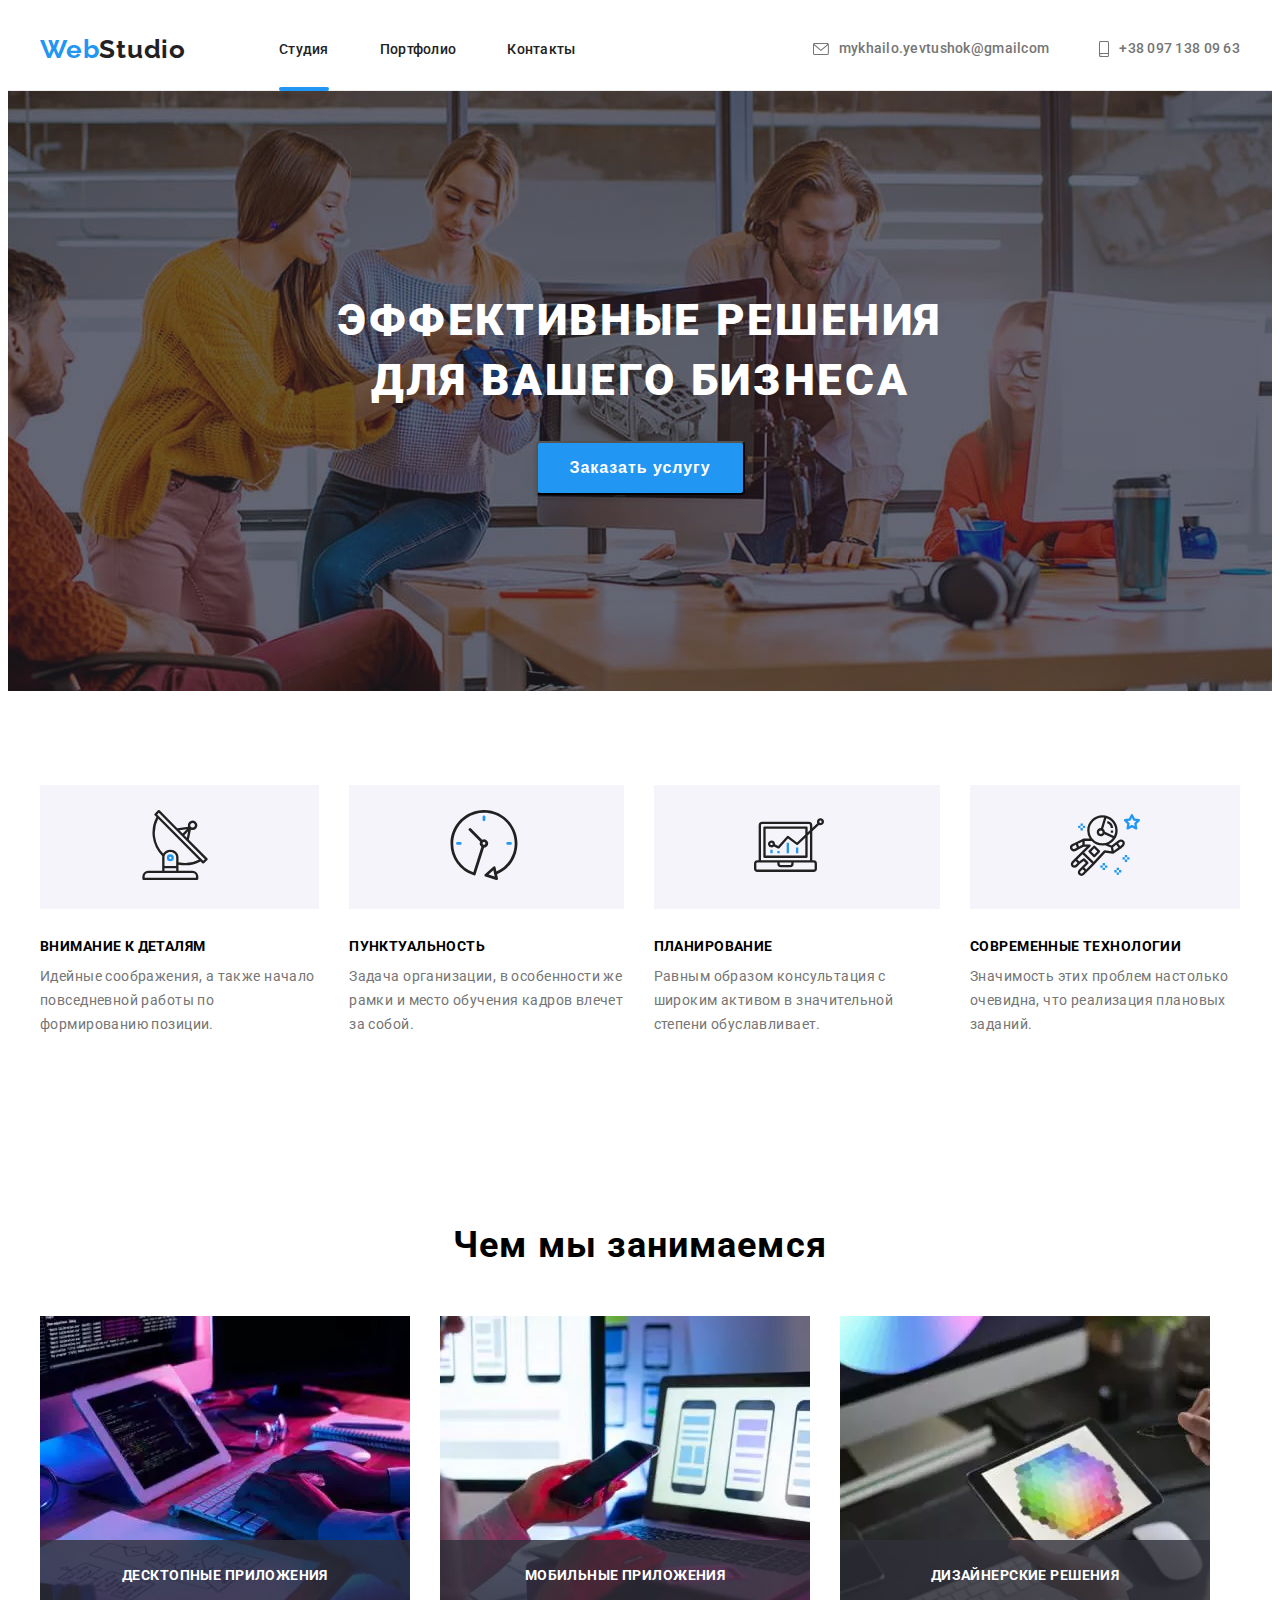
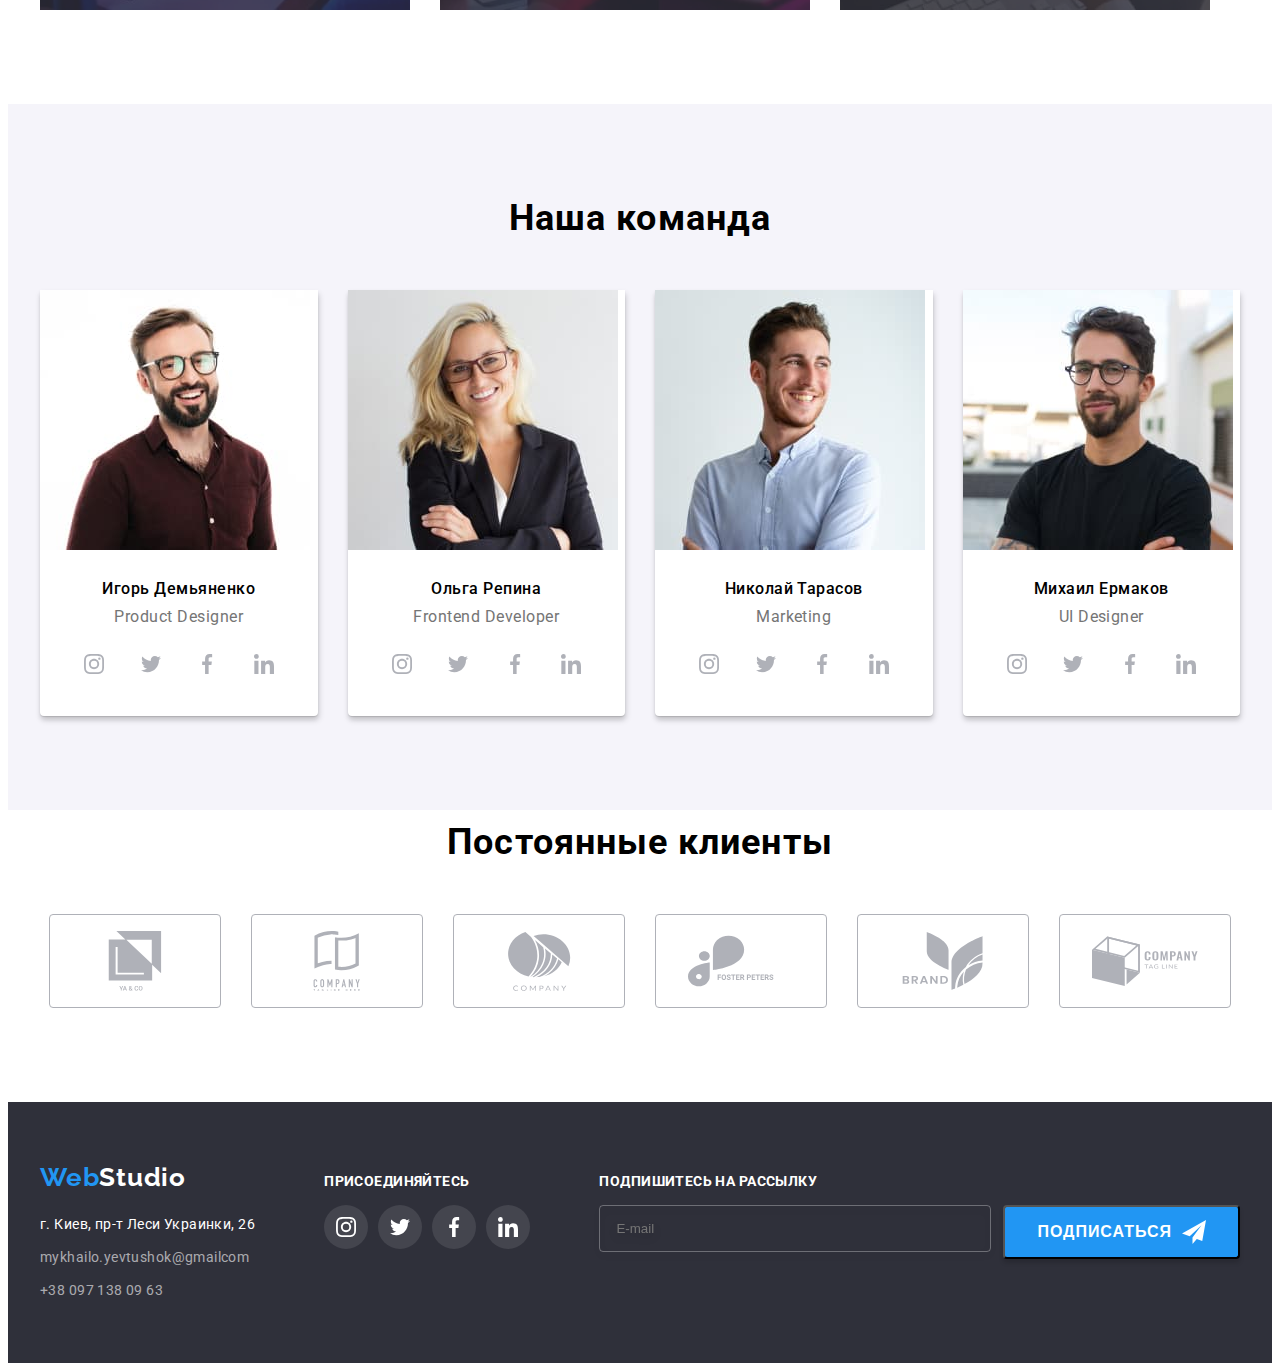
<file: index.html>
<!DOCTYPE html>
<html lang="ru">

<head>
  <meta charset="UTF-8" />
  <meta http-equiv="X-UA-Compatible" content="IE=edge" />
  <meta name="viewport" content="width=device-width, initial-scale=1.0" />
  <title>Студия</title>
  <link rel="preconnect" href="https://fonts.googleapis.com">
  <link rel="preconnect" href="https://fonts.gstatic.com" crossorigin>
  <link href="https://fonts.googleapis.com/css2?family=Raleway:wght@700&family=Roboto:wght@400;500;700;900&display=swap"
    rel="stylesheet">
  <link rel="stylesheet" href="https://cdnjs.cloudflare.com/ajax/libs/modern-normalize/1.1.0/modern-normalize.min.css"
    integrity="sha512-wpPYUAdjBVSE4KJnH1VR1HeZfpl1ub8YT/NKx4PuQ5NmX2tKuGu6U/JRp5y+Y8XG2tV+wKQpNHVUX03MfMFn9Q=="
    crossorigin="anonymous" referrerpolicy="no-referrer" />
  <link rel="stylesheet" href="https://cdnjs.cloudflare.com/ajax/libs/animate.css/4.1.1/animate.min.css" />
  <link rel="stylesheet" href="./css/main.min.css">
</head>

<body>
  <!-- HEADER -->
  <header class="header">
    <div class="container header__container">
      <nav class="navigation">
        <a class="logo header__logo link animate__heartBeat animate__infinite infinite" href="./"><span
            class="logo__set">Web</span>Studio</a>
        <ul class='menu list'>
          <li class="menu__item"><a class="menu__link menu__current link" href="./">Студия</a></li>
          <li class="menu__item">
            <a class="menu__link link" href="/portfolio.html">Портфолио</a>
          </li>
          <li class="menu__item">
            <a class="menu__link link" href="">Контакты</a></li>
        </ul>
      </nav>
      <ul class="contacts__list list">
        <li class="contacts__item">
          <a class="contacts__link link" href="mailto:" mykhailo.yevtushok@gmail.com">
            <svg class="contacts__icon" width='16px' height="12px">
              <use href="/images/social-icons/sprite.svg#icon-mail"></use>
            </svg>

            mykhailo.yevtushok@gmailcom</a>
        </li>
        <li class="contacts__item"><a class="contacts__link link" href="tel:+380971380963">
            <svg class="contacts__icon" width='10px' height="16px">
              <use href="/images/social-icons/sprite.svg#icon-smartphone"></use>
            </svg>
            +38 097 138 09 63</a></li>
      </ul>
    </div>
  </header>
  <main>
    <!-- HERO -->
    <section class="hero">
      <h1 class="hero__title">
        Эффективные решения<br>
        для вашего бизнеса
      </h1>
      <button class="modal__btn" type="button" data-modal-open>Заказать услугу</button>
    </section>
    <section class="advantages">
      <div class="container">
        <h2 hidden>Наши приемущества</h2>
        <ul class="advantages__list list">
          <li class="advantages__item">
            <div class="advantages__tumb">
              <svg class="advantages__icon" width="70px" height="70px">
                <use href="./images/social-icons/sprite.svg#icon-antenna"></use>
              </svg>
            </div>
            <p class="advantages__title">Внимание к деталям</p>
            <p class="advantages__text">Идейные соображения, а также начало повседневной работы по формированию
              позиции.</p>
                  </li>
          <li class="advantages__item">
            <div class="advantages__tumb">
              <svg class="advantages__icon" width="70px" height="70px">
                <use href="./images/social-icons/sprite.svg#icon-clock"></use>
              </svg>
            </div>
            <p class="advantages__title">Пунктуальность</p>
            <p class="advantages__text">Задача организации, в особенности же рамки и место обучения кадров влечет за
              собой.</p>
          </li>
          <li class="advantages__item">
            <div class="advantages__tumb">
              <svg class="advantages__icon" width="70px" height="70px">
                <use href="./images/social-icons/sprite.svg#icon-diagram"></use>
              </svg>
            </div>
            <p class="advantages__title">Планирование</p>
            <p class="advantages__text">Равным образом консультация с широким активом в значительной степени
              обуславливает.</p>
          </li>
          <li class="advantages__item">
            <div class="advantages__tumb">
              <svg class="advantages__icon" width="70px" height="70px">
                <use href="./images/social-icons/sprite.svg#icon-astronaut"></use>
              </svg>
            </div>
            <p class="advantages__title">Современные технологии</p>
            <p class="advantages__text"> Значимость этих проблем настолько очевидна, что реализация плановых
              заданий.
            </p>
          </li>
        </ul>
      </div>
    </section>
    <section class="activities section">
      <div class="container">
        <h2 class="activities-title">Чем мы занимаемся</h2>
        <ul class="activities-list list">
          <li class="activities-item">
            <div class="activities-item__tumb">
              <h3 class="activities-list__label">Десктопные приложения</h3>
              <picture>
                <source media="(min-width: 1200px)" srcset="/images/activities/box-desktop-1.webp 1x, /images/activities/box-desktop-1@2x.webp 2x" type="image/webp" type="image/webp">
                
                <source media="(min-width: 1200px)" srcset="/images/activities/box-desktop-1.jpg 1x, /images/activities/box-desktop-1@2x.jpg 2x" >
                
                <img src="#" alt="desktop">
              </picture>
            </div>

          </li>
          <li class="activities-item">
            <div class="activities-item__tumb">
              <h3 class="activities-list__label">Мобильные приложения</h3>
              <picture>
                <source media="(min-width: 1200px)" srcset="/images/activities/box-desktop-2.webp 1x, /images/activities/box-desktop-2@2x.webp 2x" type="image/webp" type="image/webp">
                
                <source media="(min-width: 1200px)" srcset="/images/activities/box-desktop-2.jpg 1x, /images/activities/box-desktop-2@2x.jpg 2x" >
                
                <img src="#" alt="desktop">
              </picture>
            </div>

          </li>
          <li class="activities-item">
            <div class="activities-item__tumb">
              <h3 class="activities-list__label">Дизайнерские решения</h3>
              <picture>
                <source media="(min-width: 1200px)" srcset="/images/activities/box-desktop-3.webp 1x, /images/activities/box-desktop-1@3x.webp 2x" type="image/webp" type="image/webp">
                
                <source media="(min-width: 1200px)" srcset="/images/activities/box-desktop-3.jpg 1x, /images/activities/box-desktop-1@3x.jpg 2x" >
                
                <img src="#" alt="desktop">
              </picture>
            </div>
          </li>
        </ul>
      </div>
    </section>
    <section class="team-section section">
      <div class="container">
        <h2 class="team-section-title">Наша команда</h2>
        <ul class="team-list list">
          <li class="team-item">
            <picture class="picture">
              <source media="(min-width: 1200px)" srcset="/images/team/desktop/demianenko-desktop.jpg 1x, /images/team/desktop/demianenko-desktop@2x.jpg 2x">
              <source media="(min-width: 768px)" srcset="/images/team/tablet/demianenko-tablet.jpg 1x,  /images/team/tablet/demianenko-tablet@2x.jpg 2x"> 
              <source media="(min-width: 480px)" srcset="/images/team/mobile/demianenko-mobile.jpg 1x, /images/team/mobile/demianenko-mobile@2x.jpg 2x">
              <img srcset="/images/images/team/mobile/demianenko-mobile.jpg 1x, /images/images/team/mobile/demianenko-mobile@2x.jpg 2x"
              src="/images/images/team/mobile/demianenko-mobile.jpg" alt="карточка члена команды">
            </picture>
            <div class="team-item-caption">
              <h3 class="team-item-name">Игорь Демьяненко</h3>
              <p class="team-item-role" lang="en">Product Designer</p>
              <ul class="social-list list">
                <li class="social-list__item">
                  <a href="#" class="social-list__item-link social-list__item-link-insta">
                    <svg class="social-list__icon">
                      <use href="/images/social-icons/sprite.svg#icon-insta"></use>
                    </svg>
                  </a>
                </li>
                <li class="social-list__item">
                  <a href="#" class="social-list__item-link social-list__item-link-twiter">
                    <svg class="social-list__icon">
                      <use href="/images/social-icons/sprite.svg#icon-twiter"></use>
                    </svg>
                  </a>
                </li>
                <li class="social-list__item">
                  <a href="#" class="social-list__item-link social-list__item-link-facebook">
                    <svg class="social-list__icon">
                      <use href="/images/social-icons/sprite.svg#icon-facebook"></use>
                    </svg>
                  </a>
                </li>
                <li class="social-list__item">
                  <a href="#" class="social-list__item-link social-list__item-link-linkedin">
                    <svg class="social-list__icon">
                      <use href="/images/social-icons/sprite.svg#icon-linkedin"></use>
                    </svg>
                  </a>
                </li>
              </ul>
            </div>

          </li>
          <li class="team-item">
            <picture class="picture">
                <source media="(min-width: 1200px)" srcset="/images/team/desktop/repina-desktop.jpg 1x, /images/team/desktop/repina-desktop@2x.jpg 2x">
                <source media="(min-width: 768px)" srcset="/images/team/tablet/repina-tablet.jpg 1x,  /images/team/tablet/repina-tablet@2x.jpg 2x"> 
                <source media="(min-width: 480px)" srcset="/images/team/mobile/repina-mobile.jpg 1x, /images/team/mobile/repina-mobile@2x.jpg 2x">
                <img srcset="/images/images/team/mobile/repina-mobile.jpg 1x, /images/images/team/mobile/repina-mobile@2x.jpg 2x"
                src="/images/images/team/mobile/repina-mobile.jpg" alt="карточка члена команды">
              </picture>
            <div class="team-item-caption">
              <h3 class="team-item-name">Ольга Репина</h3>
              <p class="team-item-role" lang="en">Frontend Developer</p>
              <ul class="social-list list">
                <li class="social-list__item">
                  <a href="#" class="social-list__item-link social-list__item-link-insta">
                    <svg class="social-list__icon">
                      <use href="/images/social-icons/sprite.svg#icon-insta"></use>
                    </svg>
                  </a>
                </li>
                <li class="social-list__item">
                  <a href="#" class="social-list__item-link social-list__item-link-twiter">
                    <svg class="social-list__icon">
                      <use href="/images/social-icons/sprite.svg#icon-twiter"></use>
                    </svg>
                  </a>
                </li>
                <li class="social-list__item">
                  <a href="#" class="social-list__item-link social-list__item-link-facebook">
                    <svg class="social-list__icon">
                      <use href="/images/social-icons/sprite.svg#icon-facebook"></use>
                    </svg>
                  </a>
                </li>
                <li class="social-list__item">
                  <a href="#" class="social-list__item-link social-list__item-link-linkedin">
                    <svg class="social-list__icon">
                      <use href="/images/social-icons/sprite.svg#icon-linkedin"></use>
                    </svg>
                  </a>
                </li>
              </ul>
            </div>
          </li>
          <li class="team-item">
            <picture class="picture">
                <source media="(min-width: 1200px)" srcset="/images/team/desktop/tarasov-desktop.jpg 1x, /images/team/desktop/tarasov-desktop@2x.jpg 2x">
                <source media="(min-width: 768px)" srcset="/images/team/tablet/tarasov-tablet.jpg 1x,  /images/team/tablet/tarasov-tablet@2x.jpg 2x"> 
                <source media="(min-width: 480px)" srcset="/images/team/mobile/tarasov-mobile.jpg 1x, /images/team/mobile/tarasov-mobile@2x.jpg 2x">
                <img srcset="/images/images/team/mobile/tarasov-mobile.jpg 1x, /images/images/team/mobile/tarasov-mobile@2x.jpg 2x"
                src="/images/images/team/mobile/tarasov-mobile.jpg" alt="карточка члена команды">
              </picture>
            <div class="team-item-caption">
              <h3 class="team-item-name">Николай Тарасов</h3>
              <p class="team-item-role" lang="en">Marketing</p>
              <ul class="social-list list">
                <li class="social-list__item">
                  <a href="#" class="social-list__item-link social-list__item-link-insta">
                    <svg class="social-list__icon">
                      <use href="/images/social-icons/sprite.svg#icon-insta"></use>
                    </svg>
                  </a>
                </li>
                <li class="social-list__item">
                  <a href="#" class="social-list__item-link social-list__item-link-twiter">
                    <svg class="social-list__icon">
                      <use href="/images/social-icons/sprite.svg#icon-twiter"></use>
                    </svg>
                  </a>
                </li>
                <li class="social-list__item">
                  <a href="#" class="social-list__item-link social-list__item-link-facebook">
                    <svg class="social-list__icon">
                      <use href="/images/social-icons/sprite.svg#icon-facebook"></use>
                    </svg>
                  </a>
                </li>
                <li class="social-list__item">
                  <a href="#" class="social-list__item-link social-list__item-link-linkedin">
                    <svg class="social-list__icon">
                      <use href="/images/social-icons/sprite.svg#icon-linkedin"></use>
                    </svg>
                  </a>
                </li>
              </ul>
            </div>
          </li>
          <li class="team-item">
            <picture class="picture">
                <source media="(min-width: 1200px)" srcset="/images/team/desktop/ermakov-desktop.jpg 1x, /images/team/desktop/ermakov-desktop@2x.jpg 2x">
                <source media="(min-width: 768px)" srcset="/images/team/tablet/ermakov-tablet.jpg 1x,  /images/team/tablet/ermakov-tablet@2x.jpg 2x"> 
                <source media="(min-width: 480px)" srcset="/images/team/mobile/ermakov-mobile.jpg 1x, /images/team/mobile/ermakov-mobile@2x.jpg 2x">
                <img srcset="/images/images/team/mobile/ermakov-mobile.jpg 1x, /images/images/team/mobile/ermakov-mobile@2x.jpg 2x"
                src="/images/images/team/mobile/ermakov-mobile.jpg" alt="карточка члена команды">
              </picture>
            <div class="team-item-caption">
              <h3 class="team-item-name">Михаил Ермаков</h3>
              <p class="team-item-role" lang="en">UI Designer</p>
              <ul class="social-list list">
                <li class="social-list__item">
                  <a href="#" class="social-list__item-link social-list__item-link-insta">
                    <svg class="social-list__icon">
                      <use href="/images/social-icons/sprite.svg#icon-insta"></use>
                    </svg>
                  </a>
                </li>
                <li class="social-list__item">
                  <a href="#" class="social-list__item-link social-list__item-link-twiter">
                    <svg class="social-list__icon">
                      <use href="/images/social-icons/sprite.svg#icon-twiter"></use>
                    </svg>
                  </a>
                </li>
                <li class="social-list__item">
                  <a href="#" class="social-list__item-link social-list__item-link-facebook">
                    <svg class="social-list__icon">
                      <use href="/images/social-icons/sprite.svg#icon-facebook"></use>
                    </svg>
                  </a>
                </li>
                <li class="social-list__item">
                  <a href="#" class="social-list__item-link social-list__item-link-linkedin">
                    <svg class="social-list__icon">
                      <use href="/images/social-icons/sprite.svg#icon-linkedin"></use>
                    </svg>
                  </a>
                </li>
              </ul>
            </div>
          </li>
        </ul>
      </div>
    </section>
    <section class="clients-box"> 
      <h2 class="clients-title">Постоянные клиенты</h2>
      <ul class="clients-list list">
        <li class="clients-list__item">
          <a href="" class="clients-list__item-link">
            <svg class="clients-list__logo">
              <use href="./images/social-icons/sprite.svg#icon-client_1"></use>
            </svg>
          </a>
        </li>
        <li class="clients-list__item">
          <a href="" class="clients-list__item-link">
            <svg class="clients-list__logo">
              <use href="./images/social-icons/sprite.svg#icon-client_2"></use>
            </svg>
          </a>
        </li>
        <li class="clients-list__item">
          <a href="" class="clients-list__item-link">
            <svg class="clients-list__logo">
              <use href="./images/social-icons/sprite.svg#icon-client_3"></use>
            </svg>
          </a>
        </li>
        <li class="clients-list__item">
          <a href="" class="clients-list__item-link">
            <svg class="clients-list__logo">
              <use href="./images/social-icons/sprite.svg#icon-client_4"></use>
            </svg>
          </a>
        </li>
        <li class="clients-list__item">
          <a href="" class="clients-list__item-link">
            <svg class="clients-list__logo">
              <use href="./images/social-icons/sprite.svg#icon-client_5"></use>
            </svg>
          </a>
        </li>
        <li class="clients-list__item">
          <a href="" class="clients-list__item-link">
            <svg class="clients-list__logo">
              <use href="./images/social-icons/sprite.svg#icon-client_6"></use>
            </svg>
          </a>
        </li>
      </ul>
    </section>
  </main>


  <!-- ------------FOOTER---------- -->
  <footer class="footer">
    <div class="container">
      <div class="footer__section">
        <div class="footer__location">
          <a class="logo footer__logo link" href="./"><span class="logo__set">Web</span>Studio</a>
          <address class="address">
            <ul class="address__list list">
              <li class="address__item"><a class="address__geo link"
                  href="https://goo.gl/maps/r1NRDLo5HLnGUAa56" target="_blank" rel="noopener noreferrer">г. Киев, пр-т
                  Леси
                  Украинки, 26</a></li>
              <li class="address__item"><a class="address__mail link" href="mailto:"
                  mykhailo.yevtushok@gmail.com">mykhailo.yevtushok@gmailcom</a></li>
              <li class="address__item"><a class="address__tel link"
                  href="tel:+380971380963">+38 097 138 09
                  63</a>
              </li>
            </ul>
          </address>
        </div>
        <div class="footer__social">
          <h3 class="footer__title">присоединяйтесь</h3>
          <ul class="social-list footer-social-list list">
            <li class="social-list__item">
              <a href="#" class="social-list__item-link footer-social-list__item-link social-list__item-link-insta">
                <svg class="social-list__icon footer-social-list__icon">
                  <use href="/images/social-icons/sprite.svg#icon-insta"></use>
                </svg>
              </a>
            </li>
            <li class="social-list__item">
              <a href="#" class="social-list__item-link footer-social-list__item-link social-list__item-link-twiter">
                <svg class="social-list__icon">
                  <use href="/images/social-icons/sprite.svg#icon-twiter"></use>
                </svg>
              </a>
            </li>
            <li class="social-list__item">
              <a href="#" class="social-list__item-link footer-social-list__item-link social-list__item-link-facebook">
                <svg class="social-list__icon">
                  <use href="/images/social-icons/sprite.svg#icon-facebook"></use>
                </svg>
              </a>
            </li>
            <li class="social-list__item">
              <a href="#" class="social-list__item-link footer-social-list__item-link social-list__item-link-linkedin">
                <svg class="social-list__icon">
                  <use href="/images/social-icons/sprite.svg#icon-linkedin"></use>
                </svg>
              </a>
            </li>
          </ul>
        </div>
        <form class="footer-submit">
          <h3 class="footer__title">подпишитесь на рассылку</h3>
          <form action="" class="footer-form">
            <ul class="footer-submit__list list">
              <li class="footer-list-item">
                <input type="email" class="footer-submit__input-mail" name="user-mail" placeholder="E-mail" required>
              </li>
              <li class="footer-submit__list-item">
                <button type="submit" class="footer-submit__button modal__btn">ПОДПИСАТЬСЯ
                  <svg class="footer-submit__button-icon" width="24px" height="24px">
                    <use href="/images/social-icons/sprite.svg#icon-send"></use>
                  </svg>
                </button>
              </li>
            </ul>
          </form>
        </form>
      </div>
    </div>
  </footer>

  <!-- MODAL FORM -->
  <div class="backdrop is-hidden" data-modal>
    <form action="" method="get" class="modal-form">
      <button class="modal-box__close-button" type="button" data-modal-close>
        <svg class="modal-box__close-icon" width="11px" height="11px">
          <use href="./images/social-icons/sprite.svg#icon-close"></use>
        </svg>
      </button>
      <p class="modal-form__head">Оставьте свои данные, мы вам перезвоним</p>
      <label for="" class="modal-form-field">Имя
        <span class="modal-form__input-wrapper">
          <input type="text" class="modal-form__input" name="user-name" required minlength="2"
            pattern="[a-zA-Zа-яёА-ЯЁ]+" title="Введите имя используя символы на латыне или кирилице">
          <svg class="modal-form__input-icon">
            <use href="./images/social-icons/sprite.svg#icon-name"></use>
          </svg>
        </span>
      </label>
      <label for="" class="modal-form-field">Телефон
        <span class="modal-form__input-wrapper">
          <input type="tel" class="modal-form__input" name="user-tel" required
            pattern="[0-9]{3}-[0-9]{3}-[0-9]{2}-[0-9]{2}" title="000-000-00-00">
          <svg class="modal-form__input-icon">
            <use href="./images/social-icons/sprite.svg#icon-phone"></use>
          </svg>
        </span>
      </label>
      <label for="" class="modal-form-field">Почта
        <span class="modal-form__input-wrapper">
          <input type="email" class="modal-form__input" name="user-email" required>
          <svg class="modal-form__input-icon" width="18px">
            <use href="./images/social-icons/sprite.svg#icon-mail-2"></use>
          </svg>
        </span>
      </label>
      <label for="" class="modal-form-field modal-form__comment">Комментарий
        <textarea name="user-comment" class="modal-form__comment-box modal-form__input"
          placeholder="Введите текст"></textarea>
      </label>

      <label class="modal-form__checkbox-label">
        <input type="checkbox" class="modal-form__input-checkbox visually-hidden">
        <span class="checkbox">

        </span>
        Соглашаюсь с рассылкой и принимаю <a href="#" class=".modal-form__agreement-checkbox-link">Условия
          договора</a>
      </label>

      <button type="submit" class="modal__btn contact-form__btn">Отправить</button>
    </form>


  </div>
  <!-- -------------- -->
  <script src="./js/modal.js"></script>

</body>

</html>
</file>
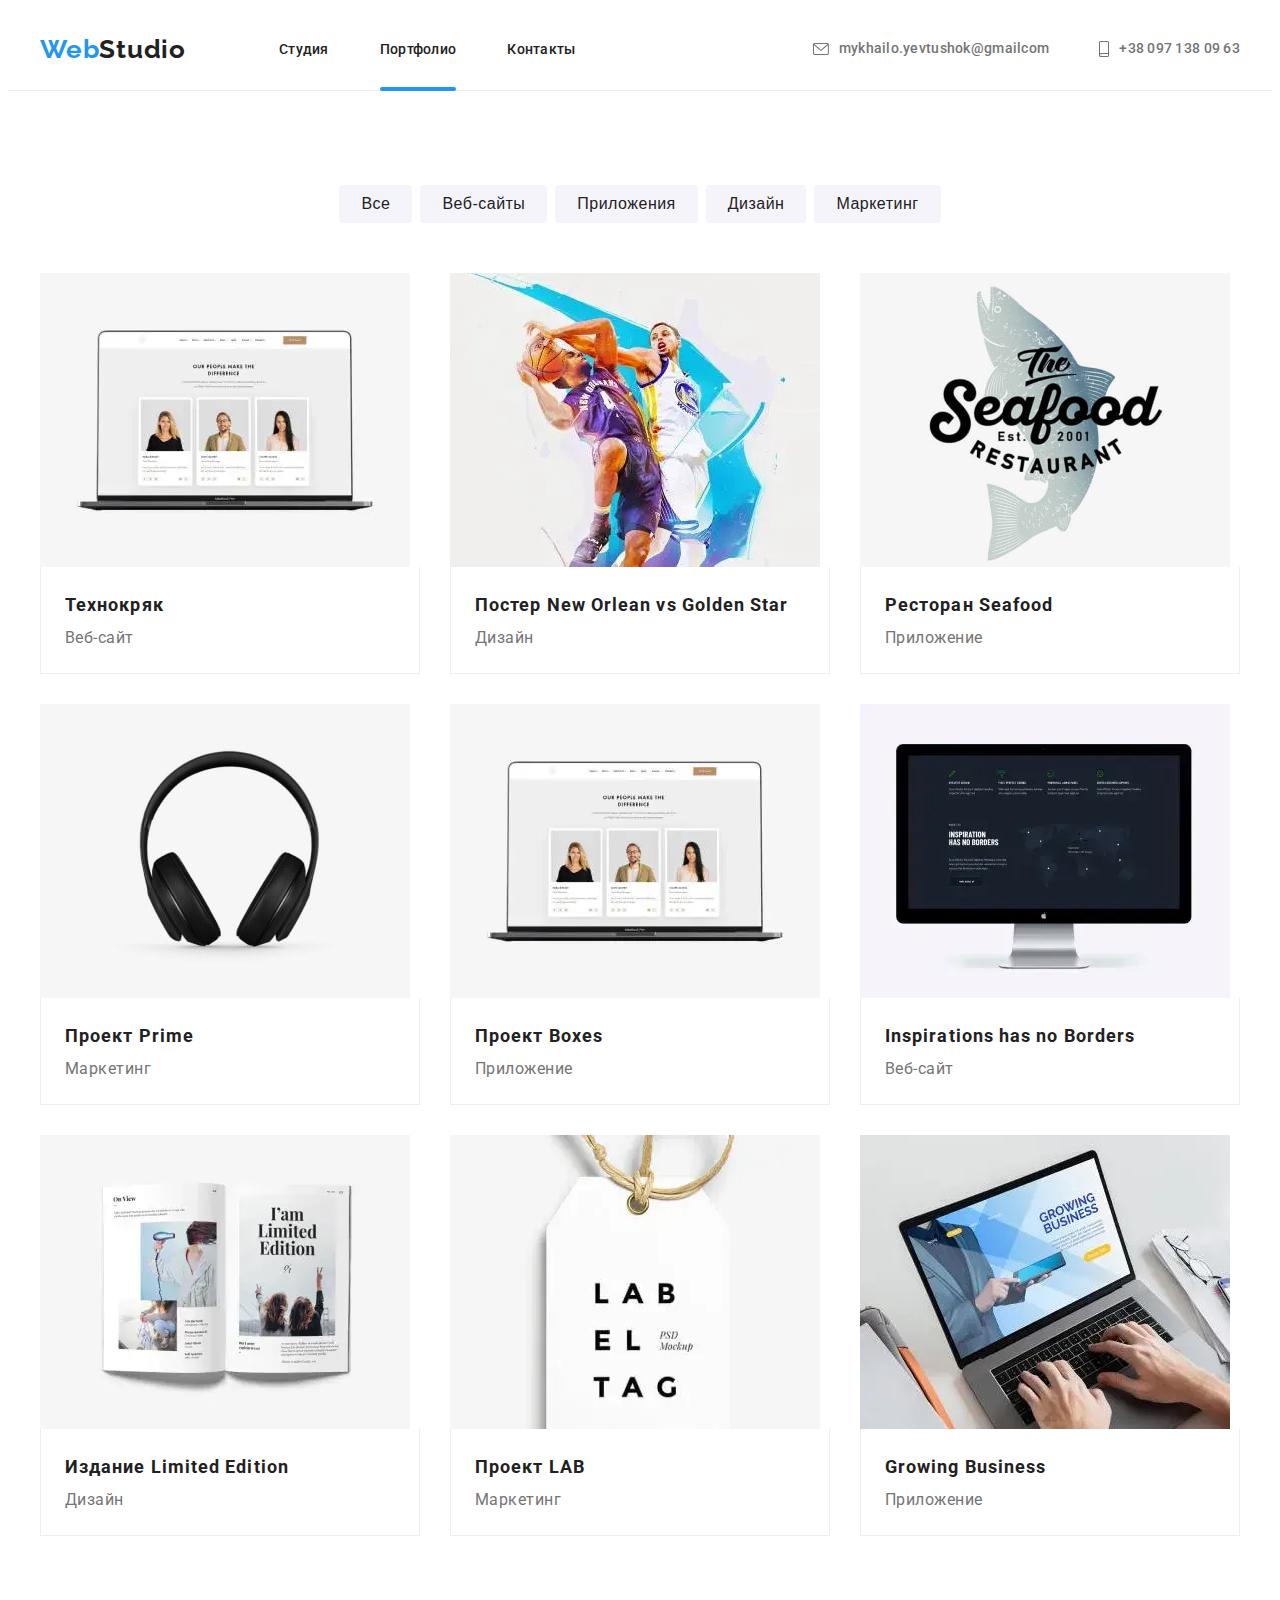
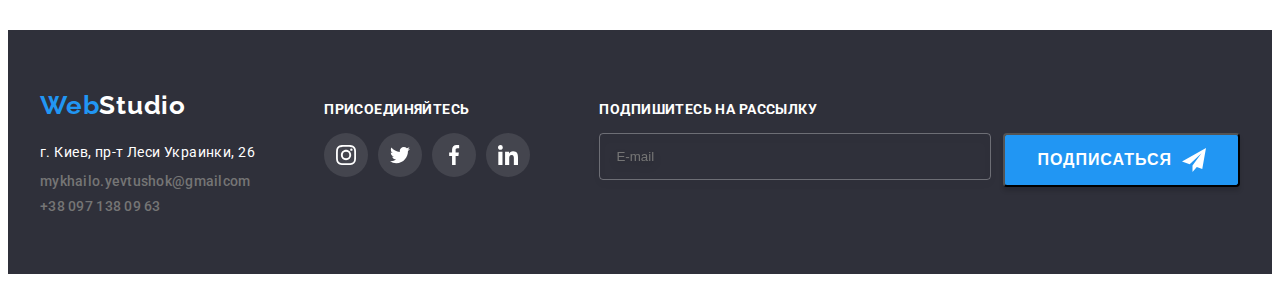
<file: portfolio.html>
<!DOCTYPE html>
<html lang="ru">

  <head>
    <meta charset="UTF-8" />
    <meta http-equiv="X-UA-Compatible" content="IE=edge" />
    <meta name="viewport" content="width=device-width, initial-scale=1.0" />
    <title>Портфолио</title>
    <link rel="preconnect" href="https://fonts.googleapis.com">
    <link rel="preconnect" href="https://fonts.gstatic.com" crossorigin>
    <link href="https://fonts.googleapis.com/css2?family=Raleway:wght@700&family=Roboto:wght@400;500;700;900&display=swap"
      rel="stylesheet">
    <link rel="stylesheet" href="https://cdnjs.cloudflare.com/ajax/libs/modern-normalize/1.1.0/modern-normalize.min.css"
      integrity="sha512-wpPYUAdjBVSE4KJnH1VR1HeZfpl1ub8YT/NKx4PuQ5NmX2tKuGu6U/JRp5y+Y8XG2tV+wKQpNHVUX03MfMFn9Q=="
      crossorigin="anonymous" referrerpolicy="no-referrer" />
    <link rel="stylesheet" href="https://cdnjs.cloudflare.com/ajax/libs/animate.css/4.1.1/animate.min.css" />
    <link rel="stylesheet" href="./css/main.min.css">
  </head>

<body>
  <!-- HEADER -->
  <header class="header">
    <div class="container header__container">
      <nav class="navigation">
        <a class="logo header__logo link animate__heartBeat animate__infinite infinite" href="./"><span
            class="logo__set">Web</span>Studio</a>
        <ul class='menu list'>
          <li class="menu__item"><a class="menu__link  link" href="./">Студия</a></li>
          <li class="menu__item">
            <a class="menu__link menu__current link" href="/portfolio.html">Портфолио</a>
          </li>
          <li class="menu__item">
            <a class="menu__link link" href="">Контакты</a></li>
        </ul>
      </nav>
      <ul class="contacts__list list">
        <li class="contacts__item">
          <a class="contacts__link link" href="mailto:" mykhailo.yevtushok@gmail.com">
            <svg class="contacts__icon" width='16px' height="12px">
              <use href="/images/social-icons/sprite.svg#icon-mail"></use>
            </svg>

            mykhailo.yevtushok@gmailcom</a>
        </li>
        <li class="contacts__item"><a class="contacts__link link" href="tel:+380971380963">
            <svg class="contacts__icon" width='10px' height="16px">
              <use href="/images/social-icons/sprite.svg#icon-smartphone"></use>
            </svg>
            +38 097 138 09 63</a></li>
      </ul>
    </div>
  </header>
  <main>
    <div class="container">

      <!-- Projects -->
      <section class="section">
        <ul class="filters-list list">
          <li class="filters-item"><button class="filters-btn" type="button">Все</button></li>
          <li class="filters-item"><button class="filters-btn" type="button">Веб-сайты</button></li>
          <li class="filters-item"><button class="filters-btn" type="button">Приложения</button></li>
          <li class="filters-item"><button class="filters-btn" type="button">Дизайн</button></li>
          <li class="filters-item"><button class="filters-btn" type="button">Маркетинг</button></li>
        </ul>
        <ul class="projects-list list">
          <li class="projects-item">
            <a href="#" class="card-list__link link">
              <div class="card-list__img-wrapper">
                <picture class="picture">
                  <source media="(min-width: 1200px)" srcset="/images/images/projects/desktop/project-desktop-1.webp 1x, /images/images/projects/desktop/project-desktop-1@2x.webp 2x" type="image/webp">
                  <source media="(min-width: 1200px)" srcset="/images/images/projects/desktop/project-desktop-1.jpg 1x, /images/images/projects/desktop/project-desktop-1@2x.jpg 2x">
                  <source media="(min-width: 768px)" srcset="/images/images/projects/tablet/project-tablet-1.webp 1x, /images/images/projects/tablet/project-tablet-1@2x.webp 2x" type="image/webp">
                  <source media="(min-width: 768px)" srcset="/images/images/projects/tablet/project-tablet-1.jpg 1x, /images/images/projects/tablet/project-tablet-1@2x.jpg 2x">
                  <source media="(min-width: 480px)" srcset="/images/images/projects/mobile/project-mobile-1.webp 1x, /images/images/projects/mobile/project-mobile-1@2x.webp 2x" type="image/webp">
                  <source media="(min-width: 480px)" srcset="/images/images/projects/mobile/project-mobile-1.jpg 1x, /images/images/projects/mobile/project-mobile-1@2x.jpg 2x">
                  
                <img 
                src="#" alt="Проект Технокряк">
                </picture>
                <p class="overlay">Технокряк это современная площадка распространения коронавируса.
                  Компании используют эту платформу для цифрового
                  шпионажа и атак на защищённые сервера конкурентов.
                  Технокряк это современная площадка распространения коронавируса.
                  Компании используют эту платформу для цифрового
                  шпионажа и атак на защищённые сервера конкурентов.</p>
              </div>
              <div class="project-item-caption">
                <h3 class="project-title">Технокряк</h3>
                <p class="project-type">Веб-сайт</p>
              </div>
            </a>
          </li>
          <li class="projects-item">
            <a href="#" class="card-list__link link">
              <div class="card-list__img-wrapper">
                <picture class="picture">
                  <source media="(min-width: 1200px)" srcset="/images/images/projects/desktop/project-desktop-2.webp 1x, /images/images/projects/desktop/project-desktop-2@2x.webp 2x" type="image/webp">
                  <source media="(min-width: 1200px)" srcset="/images/images/projects/desktop/project-desktop-2.jpg 1x, /images/images/projects/desktop/project-desktop-2@2x.jpg 2x">
                  <source media="(min-width: 768px)" srcset="/images/images/projects/tablet/project-tablet-2.webp 1x, /images/images/projects/tablet/project-tablet-2@2x.webp 2x" type="image/webp">
                  <source media="(min-width: 768px)" srcset="/images/images/projects/tablet/project-tablet-2.jpg 1x, /images/images/projects/tablet/project-tablet-2@2x.jpg 2x">
                  <source media="(min-width: 480px)" srcset="/images/images/projects/mobile/project-mobile-2.webp 1x, /images/images/projects/mobile/project-mobile-2@2x.webp 2x" type="image/webp">
                  <source media="(min-width: 480px)" srcset="/images/images/projects/mobile/project-mobile-2.jpg 1x, /images/images/projects/mobile/project-mobile-2@2x.jpg 2x">
                  
                  <img src="#" alt="Проект Постер New Orlean vs Golden Star">
                </picture>
                <p class="overlay">
                  Lorem ipsum dolor sit amet consectetur adipisicing elit. Id facere blanditiis sapiente quos labore
                  eveniet quis aliquid error magnam repudiandae.
                </p>
              </div>
              <div class="project-item-caption">
                <h3 class="project-title">Постер New Orlean vs Golden Star</h3>
                <p class="project-type">Дизайн</p>
              </div>
            </a>
          </li>
          <li class="projects-item">
            <a href="#" class="card-list__link link">
              <div class="card-list__img-wrapper">
                <picture class="picture">
                  <source media="(min-width: 1200px)" srcset="/images/images/projects/desktop/project-desktop-3.jpg 1x, /images/images/projects/desktop/project-desktop-3@2x.jpg 2x">
                  <source media="(min-width: 768px)" srcset="/images/images/projects/tablet/project-tablet-3.jpg 1x, /images/images/projects/tablet/project-tablet-3@2x.jpg 2x">
                  <source media="(min-width: 480px)" srcset="/images/images/projects/mobile/project-mobile-3.jpg 1x, /images/images/projects/mobile/project-mobile-3@2x.jpg 2x">
                  
                  <img
                  src="#" alt="Проект Ресторан Seafood">
                  
                </picture>
                <p class="overlay">
                  Lorem ipsum dolor sit amet consectetur adipisicing elit. Id facere blanditiis sapiente quos labore
                  eveniet quis aliquid error magnam repudiandae.
                </p>
              </div>
              <div class="project-item-caption">
                <h3 class="project-title">Ресторан Seafood</h3>
                <p class="project-type">Приложение</p>
              </div>
            </a>
          </li>
          <li class="projects-item">
            <a href="#" class="card-list__link link">
              <div class="card-list__img-wrapper">
                <picture class="picture">
                  <source media="(min-width: 1200px)" srcset="/images/images/projects/desktop/project-desktop-4.jpg 1x, /images/images/projects/desktop/project-desktop-4@2x.jpg 2x">
                  <source media="(min-width: 768px)" srcset="/images/images/projects/tablet/project-tablet-4.jpg 1x, /images/images/projects/tablet/project-tablet-4@2x.jpg 2x">
                  <source media="(min-width: 480px)" srcset="/images/images/projects/mobile/project-mobile-4.jpg 1x, /images/images/projects/mobile/project-mobile-4@2x.jpg 2x">
                  
                  <img                  src="#" alt="Проект Prime">
                  
                </picture>
                <p class="overlay">
                  Lorem ipsum dolor sit amet consectetur adipisicing elit. Id facere blanditiis sapiente quos labore
                  eveniet quis aliquid error magnam repudiandae.
                </p>
              </div>
              <div class="project-item-caption">
                <h3 class="project-title">Проект Prime</h3>
                <p class="project-type">Маркетинг</p>
              </div>
            </a>
          </li>
          <li class="projects-item">
            <a href="#" class="card-list__link link">
              <div class="card-list__img-wrapper">
                <picture class="picture">
                  <source media="(min-width: 1200px)" srcset="/images/images/projects/desktop/project-desktop-1.webp 1x, /images/images/projects/desktop/project-desktop-1@2x.webp 2x" type="image/webp">
                  <source media="(min-width: 1200px)" srcset="/images/images/projects/desktop/project-desktop-1.jpg 1x, /images/images/projects/desktop/project-desktop-1@2x.jpg 2x">
                  <source media="(min-width: 768px)" srcset="/images/images/projects/tablet/project-tablet-1.webp 1x, /images/images/projects/tablet/project-tablet-1@2x.webp 2x" type="image/webp">
                  <source media="(min-width: 768px)" srcset="/images/images/projects/tablet/project-tablet-1.jpg 1x, /images/images/projects/tablet/project-tablet-1@2x.jpg 2x">
                  <source media="(min-width: 480px)" srcset="/images/images/projects/mobile/project-mobile-1.webp 1x, /images/images/projects/mobile/project-mobile-1@2x.webp 2x" type="image/webp">
                  <source media="(min-width: 480px)" srcset="/images/images/projects/mobile/project-mobile-1.jpg 1x, /images/images/projects/mobile/project-mobile-1@2x.jpg 2x">
                <img
                src="#" alt="Проект Проект Boxes">
                </picture>
                <p class="overlay">
                  Lorem ipsum dolor sit amet consectetur adipisicing elit. Id facere blanditiis sapiente quos labore
                  eveniet quis aliquid error magnam repudiandae.
                </p>
              </div>
              <div class="project-item-caption">
                <h3 class="project-title">Проект Boxes</h3>
                <p class="project-type">Приложение</p>
              </div>
            </a>
          </li>
          <li class="projects-item">
            <a href="#" class="card-list__link link">
              <div class="card-list__img-wrapper">
                <picture class="picture">
                  <source media="(min-width: 1200px)" srcset="/images/images/projects/desktop/project-desktop-6.webp 1x, /images/images/projects/desktop/project-desktop-6@2x.webp 2x" type="image/webp">
                  <source media="(min-width: 1200px)" srcset="/images/images/projects/desktop/project-desktop-6.jpg 1x, /images/images/projects/desktop/project-desktop-6@2x.jpg 2x">
                  <source media="(min-width: 768px)" srcset="/images/images/projects/tablet/project-tablet-6.webp 1x, /images/images/projects/tablet/project-tablet-6@2x.webp 2x" type="image/webp">
                  <source media="(min-width: 768px)" srcset="/images/images/projects/tablet/project-tablet-6.jpg 1x, /images/images/projects/tablet/project-tablet-1@2x.jpg 2x">
                  <source media="(min-width: 480px)" srcset="/images/images/projects/mobile/project-mobile-6.webp 1x, /images/images/projects/mobile/project-mobile-6@2x.webp 2x" type="image/webp">
                  <source media="(min-width: 480px)" srcset="/images/images/projects/mobile/project-mobile-6.jpg 1x, /images/images/projects/mobile/project-mobile-6@2x.jpg 2x">
                  
                  <img
                  src="#" alt="Проект">
                  </picture>
                <p class="overlay">
                  Lorem ipsum dolor sit amet consectetur adipisicing elit. Id facere blanditiis sapiente quos labore
                  eveniet quis aliquid error magnam repudiandae.
                </p>
              </div>
              <div class="project-item-caption">
                <h3 class="project-title">Inspirations has no Borders</h3>
                <p class="project-type">Веб-сайт</p>
              </div>
            </a>
          </li>
          <li class="projects-item">
            <a href="#" class="card-list__link link">
              <div class="card-list__img-wrapper">
                <picture class="picture">
                  <source media="(min-width: 1200px)" srcset="/images/images/projects/desktop/project-desktop-7.webp 1x, /images/images/projects/desktop/project-desktop-7@2x.webp 2x" type="image/webp">
                  <source media="(min-width: 1200px)" srcset="/images/images/projects/desktop/project-desktop-7.jpg 1x, /images/images/projects/desktop/project-desktop-7@2x.jpg 2x">
                  <source media="(min-width: 768px)" srcset="/images/images/projects/tablet/project-tablet-7.webp 1x, /images/images/projects/tablet/project-tablet-7@2x.webp 2x" type="image/webp">
                  <source media="(min-width: 768px)" srcset="/images/images/projects/tablet/project-tablet-7.jpg 1x, /images/images/projects/tablet/project-tablet-7@2x.jpg 2x">
                  <source media="(min-width: 480px)" srcset="/images/images/projects/mobile/project-mobile-7.webp 1x, /images/images/projects/mobile/project-mobile-7@2x.webp 2x" type="image/webp">
                  <source media="(min-width: 480px)" srcset="/images/images/projects/mobile/project-mobile-7.jpg 1x, /images/images/projects/mobile/project-mobile-7@2x.jpg 2x">
                <img
                src="#" alt="Проект Издание Limited Edition">
                </picture>
                <p class="overlay">
                  Lorem ipsum dolor sit amet consectetur adipisicing elit. Id facere blanditiis sapiente quos labore
                  eveniet quis aliquid error magnam repudiandae.
                </p>
              </div>
              <div class="project-item-caption">
                <h3 class="project-title">Издание Limited Edition</h3>
                <p class="project-type">Дизайн</p>
              </div>
            </a>
          </li>
          <li class="projects-item">
            <a href="#" class="card-list__link link">
              <div class="card-list__img-wrapper">
                <picture class="picture">
                  <source media="(min-width: 1200px)" srcset="/images/images/projects/desktop/project-desktop-8.webp 1x, /images/images/projects/desktop/project-desktop-8@2x.webp 2x" type="image/webp">
                  <source media="(min-width: 1200px)" srcset="/images/images/projects/desktop/project-desktop-8.jpg 1x, /images/images/projects/desktop/project-desktop-8@2x.jpg 2x">
                  <source media="(min-width: 768px)" srcset="/images/images/projects/tablet/project-tablet-8.webp 1x, /images/images/projects/tablet/project-tablet-8@2x.webp 2x" type="image/webp">
                  <source media="(min-width: 768px)" srcset="/images/images/projects/tablet/project-tablet-8.jpg 1x, /images/images/projects/tablet/project-tablet-8@2x.jpg 2x">
                  <source media="(min-width: 480px)" srcset="/images/images/projects/mobile/project-mobile-8.webp 1x, /images/images/projects/mobile/project-mobile-8@2x.webp 2x" type="image/webp">
                  <source media="(min-width: 480px)" srcset="/images/images/projects/mobile/project-mobile-8.jpg 1x, /images/images/projects/mobile/project-mobile-8@2x.jpg 2x">
                <img
                src="#" alt="Проект LAB">
                </picture>
                <p class="overlay">
                  Lorem ipsum dolor sit amet consectetur adipisicing elit. Id facere blanditiis sapiente quos labore
                  eveniet quis aliquid error magnam repudiandae.
                </p>
              </div>
              <div class="project-item-caption">
                <h3 class="project-title">Проект LAB</h3>
                <p class="project-type">Маркетинг</p>
              </div>
            </a>
          </li>
          <li class="projects-item">
            <a href="#" class="card-list__link link">
              <div class="card-list__img-wrapper">
                <picture class="picture">
                  <source media="(min-width: 1200px)" srcset="/images/images/projects/desktop/project-desktop-9.webp 1x, /images/images/projects/desktop/project-desktop-9@2x.webp 2x" type="image/webp">
                  <source media="(min-width: 1200px)" srcset="/images/images/projects/desktop/project-desktop-9.jpg 1x, /images/images/projects/desktop/project-desktop-9@2x.jpg 2x">
                  <source media="(min-width: 768px)" srcset="/images/images/projects/tablet/project-tablet-9.webp 1x, /images/images/projects/tablet/project-tablet-9@2x.webp 2x" type="image/webp">
                  <source media="(min-width: 768px)" srcset="/images/images/projects/tablet/project-tablet-9.jpg 1x, /images/images/projects/tablet/project-tablet-9@2x.jpg 2x">
                  <source media="(min-width: 480px)" srcset="/images/images/projects/mobile/project-mobile-9.webp 1x, /images/images/projects/mobile/project-mobile-9@2x.webp 2x" type="image/webp">
                  <source media="(min-width: 480px)" srcset="/images/images/projects/mobile/project-mobile-9.jpg 1x, /images/images/projects/mobile/project-mobile-9@2x.jpg 2x">
                  <img
                  src="#" alt="Проект Growing Business">
                  <p class="overlay">
                </picture>
                  Lorem ipsum dolor sit amet consectetur adipisicing elit. Id facere blanditiis sapiente quos labore
                  eveniet quis aliquid error magnam repudiandae.
                </p>
              </div>
              <div class="project-item-caption">
                <h3 class="project-title">Growing Business</h3>
                <p class="project-type">Приложение</p>
              </div>
            </a>
          </li>
        </ul>
      </section>
    </div>
  </main>
  <footer class="footer">
    <div class="container">
      <div class="footer__section">
        <div class="footer__location">
          <a class="logo footer__logo link" href="./"><span class="logo__set">Web</span>Studio</a>
          <address class="address">
            <ul class="address__list list">
              <li class="address__item"><a class="address__geo link"
                  href="https://goo.gl/maps/r1NRDLo5HLnGUAa56" target="_blank" rel="noopener noreferrer">г. Киев, пр-т
                  Леси
                  Украинки, 26</a></li>
              <li class="address__item"><a class="contacts__link address__mail link" href="mailto:"
                  mykhailo.yevtushok@gmail.com>mykhailo.yevtushok@gmailcom</a></li>
              <li class="address__item"><a class="contacts__link address__tel link"
                  href="tel:+380971380963">+38 097 138 09
                  63</a>
              </li>
            </ul>
          </address>
        </div>
        <div class="footer__social">
          <h3 class="footer__title">присоединяйтесь</h3>
          <ul class="social-list footer-social-list list">
            <li class="social-list__item">
              <a href="#" class="social-list__item-link footer-social-list__item-link social-list__item-link-insta">
                <svg class="social-list__icon footer-social-list__icon">
                  <use href="/images/social-icons/sprite.svg#icon-insta"></use>
                </svg>
              </a>
            </li>
            <li class="social-list__item">
              <a href="#" class="social-list__item-link footer-social-list__item-link social-list__item-link-twiter">
                <svg class="social-list__icon">
                  <use href="/images/social-icons/sprite.svg#icon-twiter"></use>
                </svg>
              </a>
            </li>
            <li class="social-list__item">
              <a href="#" class="social-list__item-link footer-social-list__item-link social-list__item-link-facebook">
                <svg class="social-list__icon">
                  <use href="/images/social-icons/sprite.svg#icon-facebook"></use>
                </svg>
              </a>
            </li>
            <li class="social-list__item">
              <a href="#" class="social-list__item-link footer-social-list__item-link social-list__item-link-linkedin">
                <svg class="social-list__icon">
                  <use href="/images/social-icons/sprite.svg#icon-linkedin"></use>
                </svg>
              </a>
            </li>
          </ul>
        </div>
        <form class="footer-submit">
          <h3 class="footer__title">подпишитесь на рассылку</h3>
          <form action="" class="footer-form">
            <ul class="footer-submit__list list">
              <li class="footer-list-item">
                <input type="email" class="footer-submit__input-mail" name="user-mail" placeholder="E-mail" required>
              </li>
              <li class="footer-submit__list-item">
                <button type="submit" class="footer-submit__button modal__btn">ПОДПИСАТЬСЯ
                  <svg class="footer-submit__button-icon" width="24px" height="24px">
                    <use href="/images/social-icons/sprite.svg#icon-send"></use>
                  </svg>
                </button>
              </li>
            </ul>
          </form>
        </form>
      </div>
    </div>
  </footer>
</body>

</html>
</file>
<file: css/main.min.css>
:root{--accent-color: #2196f3;--card-set-gap: 30px;--card-shadow: 0px 1px 1px rgba(0, 0, 0, 0.12), 0px 4px 4px rgba(0, 0, 0, 0.06),
    1px 4px 6px rgba(0, 0, 0, 0.16);--hover-animation: 250ms cubic-bezier(0.4, 0, 0.2, 1);--color-animation: color var(--hover-animation);--scale-animation: transform 250ms cubic-bezier(0.4, 0, 0.2, 1)}.visually-hidden{position:absolute !important;clip:rect(1px 1px 1px 1px);clip:rect(1px, 1px, 1px, 1px);padding:0 !important;border:0 !important;height:1px !important;width:1px !important;overflow:hidden}h1,h2,h3,h4,h5,h5,p{margin-top:0;margin-bottom:0}ul,ol{margin-top:0;margin-bottom:0;padding-left:0}img{display:block;max-width:100%;height:auto}button{padding:0px}.section{padding-top:94px;padding-bottom:94px}.is-hidden{opacity:0;visibility:hidden;pointer-events:none}.container{width:1200px;margin:0 auto;padding-left:15px;padding-right:15px}h2{font-family:Roboto, sans-serif;font-weight:700;font-size:36px;line-height:1.16;text-align:center;letter-spacing:0.03em}h3{font-family:Roboto;font-weight:700;font-size:14px;line-height:16px;letter-spacing:0.03em}body{font-family:'Roboto', sans-serif;font-style:normal}address{font-style:normal}.list{list-style:none}.link{text-decoration:none}.modal__btn{display:block;font-weight:700;font-size:16px;line-height:1.87;letter-spacing:0.06em;color:#ffffff;background-color:var(--accent-color);border-radius:4px;margin:0px auto;padding:10px 32px;box-shadow:0px 4px 4px rgba(0,0,0,0.15)}.modal__btn:hover,.modal__btn:focus{box-shadow:0px 4px 4px rgba(0,0,0,0.15);background-color:#188ce8;cursor:pointer;display:block;transform:scale(1.2);transition:box-shadow var(--hover-animation),background-color var(--hover-animation),transform var(--hover-animation)}.social-list{display:flex;align-content:center;margin-top:16px;justify-content:space-between}.social-list__item-link{display:flex;align-items:center;justify-content:center;border-radius:50%;background-color:#ffffff;width:44px;height:44px;fill:#afb1b8}.social-list__icon{width:20px;height:20px}.social-list__item-link:hover,.social-list__item-link:focus{background-color:var(--accent-color);fill:#ffffff;transform:scale(1.1);transition:transform var(--hover-animation),background-color var(--hover-animation),fill var(--hover-animation)}.footer .social-list__item:not(:last-child){margin-right:10px}.footer-social-list__item-link{background-color:rgba(255,255,255,0.1);fill:#ffffff}.backdrop{position:fixed;top:0;left:0;width:100vw;height:100vh;background-color:rgba(0,0,0,0.2);transition:opacity var(--hover-animation),visibility var(--hover-animation)}.filters-list{display:flex;justify-content:center;height:54px;margin-bottom:34px}.filters-item:not(:last-child){margin-right:8px}.filters-btn{height:38px;background-color:#f5f4fa;font-weight:500;font-size:16px;line-height:1.62;text-align:center;letter-spacing:0.03em;color:#212121;border-radius:4px;border:none;padding:6px 22px}.filters-btn:hover,.filters-btn:focus{background-color:var(--accent-color);transition:background-color 250ms cubic-bezier(0.4, 0, 0.2, 1);color:#ffffff;cursor:pointer}.logo{font-family:'Raleway', sans-serif;font-weight:700;font-size:26px;line-height:1.19;letter-spacing:0.03em;color:#212121}.logo:hover{animation-duration:1000ms;animation-iteration-count:infinite}.logo__set{color:var(--accent-color)}.header__logo{margin-right:93px}.footer__logo{color:#ffffff}.footer__logo:focus,.footer__logo:hover{display:inline-block;transform:rotateX(360deg) scale(1.2);transition:transform 2s, scale 2s;perspective:30px}.address{margin-top:20px}.address__item:not(:last-child){margin-bottom:9px}.address__geo{font-weight:normal;font-size:14px;line-height:1.71;letter-spacing:0.03em;color:#ffffff}.address__geo:hover,.address__geo:focus,.address__tel:hover,.address__tel:focus,.address__mail:hover,.address__mail:focus{color:var(--accent-color);display:inline-block;transform:translate(20%);transition:var(--scale-animation)}.address__tel,.address__mail{font-weight:400;font-size:14px;line-height:1.71;letter-spacing:0.03em;color:#ffffff99}.contacts__list{display:flex;align-items:center;margin-left:auto}.contacts__item:not(:last-child){margin-right:50px}.contacts__link{text-decoration:none;font-weight:500;font-size:14px;line-height:1.14;letter-spacing:0.02em;color:#757575;display:flex;align-items:center;fill:#757575}.contacts__link:hover,.contacts__link:focus{fill:var(--accent-color);color:var(--accent-color);transform:scale(1.2);transition:var(--color-animation),transform var(--hover-animation)}.contacts__icon{margin-right:10px}.footer-submit__list{display:flex}.footer-submit__input-mail{width:358px;padding:15px 16px;border:1px solid rgba(255,255,255,0.3);filter:drop-shadow(0px 4px 4px rgba(0,0,0,0.15));border-radius:4px;outline:none;background-color:transparent}.footer-submit__button{display:flex;align-items:center;margin:0;margin-left:12px}.footer-submit__button-icon{margin-left:10px}.header{border-bottom:1px solid #ececec;left:0;top:0;width:100%}.header__container{display:flex;align-items:center}.navigation{display:flex;align-items:center}.menu{display:flex;padding-top:34px}.menu__item:not(:last-child){margin-right:51px}.menu__link{display:block;font-weight:500;font-size:14px;line-height:1.14;letter-spacing:0.02em;color:#212121}.menu__link:hover,.menu__link:focus{overflow:hidden;color:var(--accent-color);transform:scale(1.2);transition:var(--color-animation),transition var(--hover-animation)}.current__link{color:var(--accent-color)}.menu__current::after{content:'';transform:translateY(1px);left:0;display:block;margin-top:28px;width:100%;height:4px;border-radius:2px;background-color:var(--accent-color)}.hero{background-color:#303030;background-image:linear-gradient(rgba(47,48,58,0.4), rgba(47,48,58,0.4)),url("/images/images/hero-bg/mobile/bg-hero-mobile.jpg");background-size:cover;background-repeat:no-repeat;background-position:center;height:600px;min-width:1200px}@media (min-device-pixel-ratio: 2), (min-resolution: 192dpi), (min-resolution: 2dppx){.hero{background-image:linear-gradient(rgba(47,48,58,0.4), rgba(47,48,58,0.4)),url("/images/images/hero-bg/mobile/bg-hero-mobile@2x.jpg")}}@media screen and (min-width: 768px){.hero{background-image:linear-gradient(rgba(47,48,58,0.4), rgba(47,48,58,0.4)),url("/images/images/hero-bg/tablet/bg-hero-tablet.jpg")}}@media screen and (min-device-pixel-ratio: 2) and (min-width: 768px), screen and (min-resolution: 192dpi) and (min-width: 768px), screen and (min-resolution: 2dppx) and (min-width: 768px){.hero{background-image:linear-gradient(rgba(47,48,58,0.4), rgba(47,48,58,0.4)),url("/images/images/hero-bg/tablet/bg-hero-tablet@2x.jpg")}}@media screen and (min-width: 1200px){.hero{background-image:linear-gradient(rgba(47,48,58,0.4), rgba(47,48,58,0.4)),url("/images/images/hero-bg/desktop/bg-hero-desktop.jpg")}}@media screen and (min-device-pixel-ratio: 2) and (min-width: 1200px), screen and (min-resolution: 192dpi) and (min-width: 1200px), screen and (min-resolution: 2dppx) and (min-width: 1200px){.hero{background-image:linear-gradient(rgba(47,48,58,0.4), rgba(47,48,58,0.4)),url("/images/images/hero-bg/desktop/bg-hero-desktop@2x.jpg")}}.hero__title{padding-top:200px;font-weight:900;font-size:44px;line-height:1.36;text-align:center;letter-spacing:0.06em;text-transform:uppercase;color:#ffffff;margin-bottom:30px}.advantages{padding-top:94px;padding-bottom:94px}.advantages__list{display:flex;align-items:center}.advantages__item:not(:last-child){margin-right:30px}.advantages__tumb{padding:25px 100px;background-color:#f5f4fa;margin-bottom:30px}.advantages__title{font-weight:700;font-size:14px;line-height:1.13;letter-spacing:0.03em;text-transform:uppercase;margin-bottom:10px}.advantages__text{font-weight:400;font-size:14px;line-height:1.71;letter-spacing:0.03em;color:#757575}.activities-title{margin-bottom:50px}.activities-list{display:flex;align-items:center}.activities-item:not(:last-child){margin-right:30px}.activities-item__tumb{position:relative}.activities-list__label{position:absolute;text-transform:uppercase;display:flex;justify-content:center;align-items:center;color:#ffffff;background-color:rgba(47,48,58,0.8);width:100%;height:70px;bottom:0px}.team-section{background-color:#f5f4fa;min-width:1200px}.team-section-title{margin-bottom:50px}.team-list{display:flex;align-items:center;margin-top:-30px;margin-left:-30px}.team-item{margin-top:30px;margin-left:30px;flex-basis:calc((100% - 120px) / 4);box-shadow:var(--card-shadow);border-radius:0px 0px 4px 4px;background-color:#ffffff}.team-item-caption{padding:30px 32px}.team-item-name{font-weight:500;font-size:16px;line-height:1.13;text-align:center;letter-spacing:0.03em}.team-item-role{font-weight:400;font-size:16px;line-height:1.13;text-align:center;letter-spacing:0.03em;color:#757575;margin-top:10px}.footer{background-color:#2f303a;min-width:1200px;padding-top:60px;padding-bottom:60px}.footer__section{display:flex;justify-content:space-between;align-items:baseline}.footer__title{font-family:Roboto;font-style:normal;font-weight:bold;font-size:14px;line-height:16px;letter-spacing:0.03em;text-transform:uppercase;color:#ffffff;margin-bottom:16px}.clients-box{padding-top:12px;padding-bottom:94px}.clients-list{padding-top:50px;display:flex;flex-wrap:wrap;justify-content:center;align-items:center}.clients-list__item{width:170px;height:92px;border:1px solid #afb1b8;border-radius:4px}.clients-list__item:not(:last-child){margin-right:30px}.clients-list__item:hover,.clients-list__item:focus{fill:var(--accent-color);outline:1px solid var(--accent-color);transform:scale(1.2);transition:var(--scale-animation),fill var(--hover-animation),outline var(--hover-animation)}.clients-list__item-link{width:170px;height:92px;display:flex;justify-content:center;align-items:center}.clients-list__item-link:hover .clients-list__logo,.clients-list__item-link:focus .clients-list__logo{fill:var(--accent-color);transition:fill var(--hover-animation)}.clients-list__logo{fill:#afb1b8;width:106px;height:60px}.modal-form{position:relative;left:50%;top:50%;transform:translate(-50%, -50%);width:528px;height:581px;padding:40px;background-color:#ffffff;border-radius:4px;display:flex;flex-direction:column}.modal-box__close-button{position:absolute;top:8px;right:8px;width:30px;height:30px;background-color:transparent;border:1px solid rgba(0,0,0,0.1);box-sizing:border-box;border-radius:50%;cursor:pointer;padding:0px}.modal-box__close-button:hover .modal-box__close-icon,.modal-box__close-button:focus .modal-box__close-icon{fill:var(--accent-color);background-color:#fff;transform:scale(1.2);transition:var(--scale-animation)}.modal-box__close-icon{padding-top:3px}.modal-form__head{font-weight:bold;font-size:20px;line-height:23px;text-align:center;letter-spacing:0.03em;margin-bottom:12px}.modal-form-field{margin-bottom:10px;font-size:12px;line-height:14px;letter-spacing:0.01em;color:#757575}.modal-form__input-wrapper{position:relative;display:block}.modal-form__input{display:block;width:100%;height:40px;border:1px solid rgba(33,33,33,0.2);border-radius:4px;padding:11px 12px;padding-left:42px;margin-top:4px;outline:none;transition:border-color var(--hover-animation)}.modal-form__input:hover+.modal-form__input-icon,.modal-form__input:focus+.modal-form__input-icon,.modal-form__input:hover,.modal-form__input:focus{border-color:var(--accent-color);cursor:pointer;fill:var(--accent-color)}.modal-form__input-icon{position:absolute;width:18px;height:18px;left:12px;top:50%;transform:translateY(-50%);transition:fill var(--hover-animation)}.city-field{margin-bottom:25px;width:100%;height:60px}.modal-form__comment{margin-bottom:0px}.modal-form__comment-box{width:100%;height:120px;padding:12px 16px;resize:none}.modal-form__comment-box::placeholder{font-size:14px;line-height:16px;letter-spacing:0.01em;color:rgba(117,117,117,0.5)}.modal-form__checkbox-label{position:relative;margin:20px auto 30px;padding-left:1.7em;font-size:14px;line-height:1.71;letter-spacing:0.03em;color:#757575}.modal-form__input-checkbox{position:absolute;-webkit-appearance:none;-moz-appearance:none;appearance:none}.checkbox{position:absolute;width:16px;height:15px;margin-right:-1.5em;top:50%;left:0;transform:translateY(-50%);border:2px solid #000;border-radius:2px}.modal-form__input-checkbox:checked+.checkbox{background-color:var(--accent-color);border-color:var(--accent-color);background-image:url("/images/social-icons/check.svg")}.projects-list{display:flex;flex-wrap:wrap;margin-left:calc(-1 * var(--card-set-gap));margin-top:calc(-1 * var(--card-set-gap))}.projects-item{margin-left:var(--card-set-gap);margin-top:var(--card-set-gap);flex-basis:calc(100% / 3 - var(--card-set-gap))}.projects-item:hover,.projects-item:focus{box-shadow:0px 1px 1px rgba(0,0,0,0.12),0px 4px 4px rgba(0,0,0,0.06),1px 4px 6px rgba(0,0,0,0.16);transition:box-shadow var(--hover-animation)}.card-list__img-wrapper{position:relative;overflow:hidden}.overlay{position:absolute;top:0;left:0;background-color:rgba(33,150,243,0.9);color:#ffffff;padding:63px 24px;width:100%;height:100%;overflow:auto;transform:translateY(100%);transition:transform var(--hover-animation);font-family:Roboto;font-size:18px;line-height:1.56;letter-spacing:0.03em}.card-list__link:hover .overlay,.card-list__link:focus .overlay{transform:translateY(0%)}.project-item-caption{border-bottom:1px solid #eeeeee;border-right:1px solid #eeeeee;border-left:1px solid #eeeeee;padding:20px 24px}.project-title{font-weight:700;font-size:18px;line-height:2;letter-spacing:0.06em;color:#212121}.project-type{font-weight:400;font-size:16px;line-height:1.87;letter-spacing:0.03em;color:#757575}
/*# sourceMappingURL=main.min.css.map */
</file>
